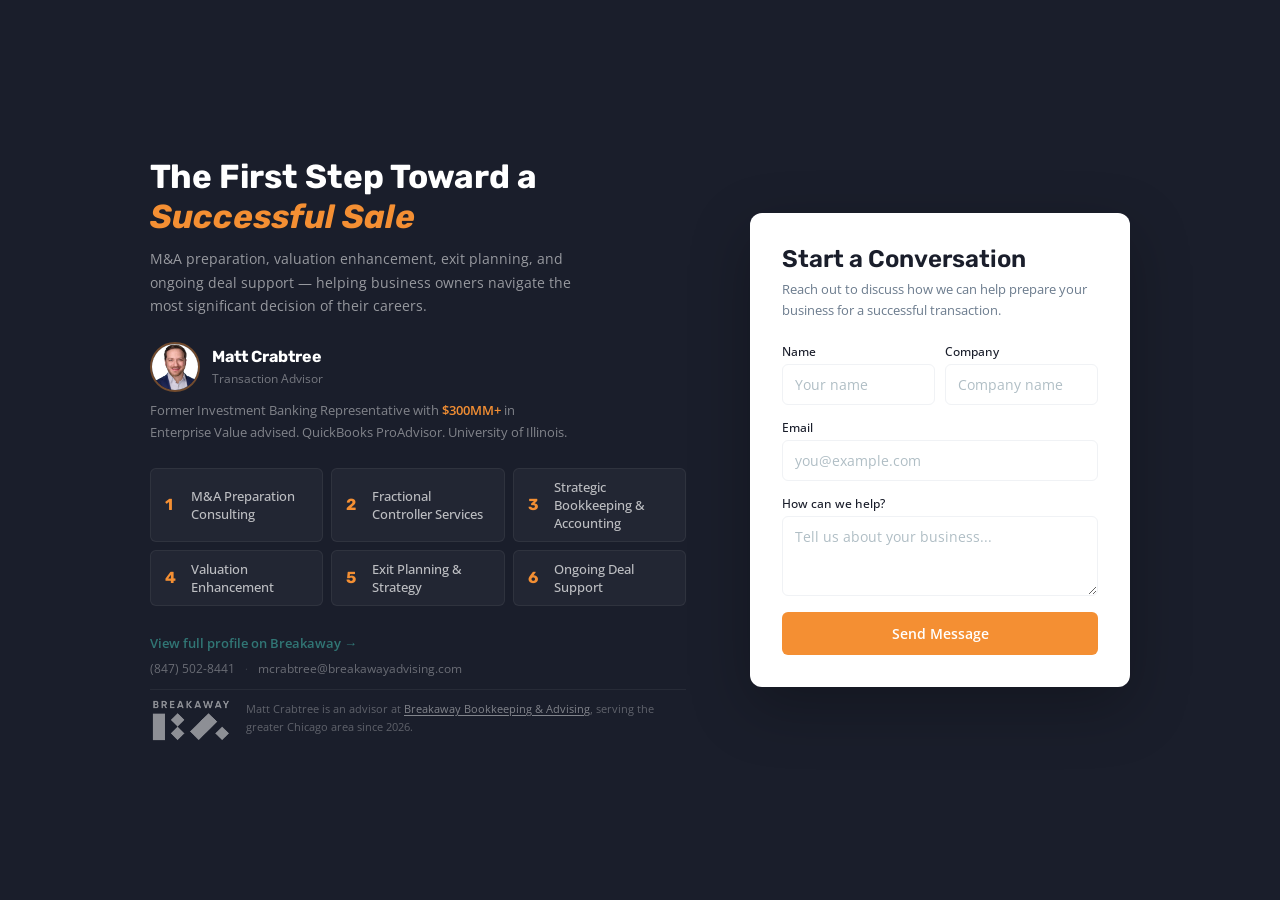
<file: index.html>
<!DOCTYPE html>
<html lang="en">
<head>
  <meta charset="UTF-8">
  <meta name="viewport" content="width=device-width, initial-scale=1.0">
  <title>Crabtree Transaction Advisory Group | M&A Consulting & Exit Planning</title>
  <meta name="description" content="Crabtree Transaction Advisory Group helps business owners maximize valuation and prepare for a successful acquisition through expert M&A consulting, exit planning, and deal support.">
  <meta name="author" content="Matt Crabtree">
  <meta property="og:title" content="Crabtree Transaction Advisory Group | M&A Consulting">
  <meta property="og:description" content="Expert M&A consulting, exit planning, and valuation enhancement. The first step toward a successful business sale.">
  <meta property="og:type" content="website">
  <link rel="icon" type="image/png" href="logo.png">
  <link rel="stylesheet" href="styles.css">
</head>
<body>

  <main class="page">

    <!-- LEFT COLUMN — Info -->
    <div class="info-col">

      <div class="intro">
        <h1>The First Step Toward a <span class="accent">Successful Sale</span></h1>
        <p class="tagline">M&A preparation, valuation enhancement, exit planning, and ongoing deal support — helping business owners navigate the most significant decision of their careers.</p>
      </div>

      <div class="bio">
        <div class="bio-header">
          <img src="headshot.jpg" alt="Matt Crabtree" class="bio-photo">
          <div>
            <strong class="bio-name">Matt Crabtree</strong>
            <span class="bio-title">Transaction Advisor</span>
          </div>
        </div>
        <p class="bio-text">Former Investment Banking Representative with <strong>$300MM+</strong> in Enterprise Value advised. QuickBooks ProAdvisor. University of Illinois.</p>
      </div>

      <div class="services-list">
        <!-- 6 services list -->
        <div class="service-item">
          <span class="service-num">1</span>
          <span>M&A Preparation Consulting</span>
        </div>
        <div class="service-item">
          <span class="service-num">2</span>
          <span>Fractional Controller Services</span>
        </div>
        <div class="service-item">
          <span class="service-num">3</span>
          <span>Strategic Bookkeeping &amp; Accounting</span>
        </div>
        <div class="service-item">
          <span class="service-num">4</span>
          <span>Valuation Enhancement</span>
        </div>
        <div class="service-item">
          <span class="service-num">5</span>
          <span>Exit Planning &amp; Strategy</span>
        </div>
        <div class="service-item">
          <span class="service-num">6</span>
          <span>Ongoing Deal Support</span>
        </div>
      </div>

      <div id="secret-calculator-banner" style="display: none; margin-top: 10px; padding: 16px; background: rgba(49,118,117,0.1); border: 1px solid var(--green); border-radius: var(--radius-sm); text-align: center;">
        <h3 style="color: var(--white); font-family: var(--font-heading); margin-bottom: 6px; font-size: 1.1rem;">Secret Feature Unlocked</h3>
        <a href="calculator.html" class="btn-submit" style="display: inline-block; width: auto; padding: 8px 16px; background: var(--green); margin-top: 5px;">Launch Valuation Calculator →</a>
      </div>

      <div class="info-footer">
        <a href="https://breakawayba.com/matt-crabtree" target="_blank" rel="noopener" class="breakaway-link" id="breakaway-profile-link">
          View full profile on Breakaway →
        </a>
        <div class="contact-quick">
          <a href="tel:+18475028441">(847) 502-8441</a>
          <span class="divider">·</span>
          <a href="mailto:mcrabtree@breakawayadvising.com">mcrabtree@breakawayadvising.com</a>
        </div>
        <div class="breakaway-badge">
          <a href="https://breakawayba.com" target="_blank" rel="noopener">
            <img src="breakaway-logo.png" alt="Breakaway Bookkeeping & Advising" class="breakaway-logo">
          </a>
          <p class="disclaimer">Matt Crabtree is an advisor at <a href="https://breakawayba.com" target="_blank" rel="noopener">Breakaway Bookkeeping &amp; Advising</a>, serving the greater Chicago area since 2026.</p>
        </div>
      </div>

    </div>

    <!-- RIGHT COLUMN — Contact Form -->
    <!-- ========================================
         CONTACT FORM — EASY TO REMOVE
         To remove: delete this div,
         and set .page to single column in CSS
         ======================================== -->
    <div class="form-col" id="contact">

      <div class="form-card">
        <h2>Start a Conversation</h2>
        <p class="form-subtitle">Reach out to discuss how we can help prepare your business for a successful transaction.</p>

        <!-- 
          FORMSPREE SETUP:
          1. Go to https://formspree.io — free account
          2. Create a new form, copy the endpoint
          3. Replace YOUR_FORMSPREE_ID below
        -->
        <form class="contact-form" id="contact-form" action="https://formspree.io/f/mgorybpo" method="POST">
          <div class="form-row">
            <div class="form-group">
              <label for="contact-name">Name</label>
              <input type="text" id="contact-name" name="name" placeholder="Your name" required>
            </div>
            <div class="form-group">
              <label for="contact-company">Company</label>
              <input type="text" id="contact-company" name="company" placeholder="Company name">
            </div>
          </div>
          <div class="form-group">
            <label for="contact-email">Email</label>
            <input type="email" id="contact-email" name="email" placeholder="you@example.com" required>
          </div>
          <div class="form-group">
            <label for="contact-message">How can we help?</label>
            <textarea id="contact-message" name="message" placeholder="Tell us about your business..." required></textarea>
          </div>

          <input type="text" name="_gotcha" style="display: none" tabindex="-1" autocomplete="off">

          <button type="submit" class="btn-submit" id="form-submit-btn">Send Message</button>
        </form>

        <div class="form-success" id="form-success">
          <svg xmlns="http://www.w3.org/2000/svg" viewBox="0 0 24 24" fill="none" stroke="currentColor" stroke-width="2" stroke-linecap="round" stroke-linejoin="round"><path d="M22 11.08V12a10 10 0 1 1-5.93-9.14"/><polyline points="22 4 12 14.01 9 11.01"/></svg>
          <h3>Message Sent!</h3>
          <p>Thank you for reaching out. Matt will be in touch soon.</p>
        </div>
      </div>

    </div>

  </main>

  <script src="script.js"></script>
</body>
</html>
</file>
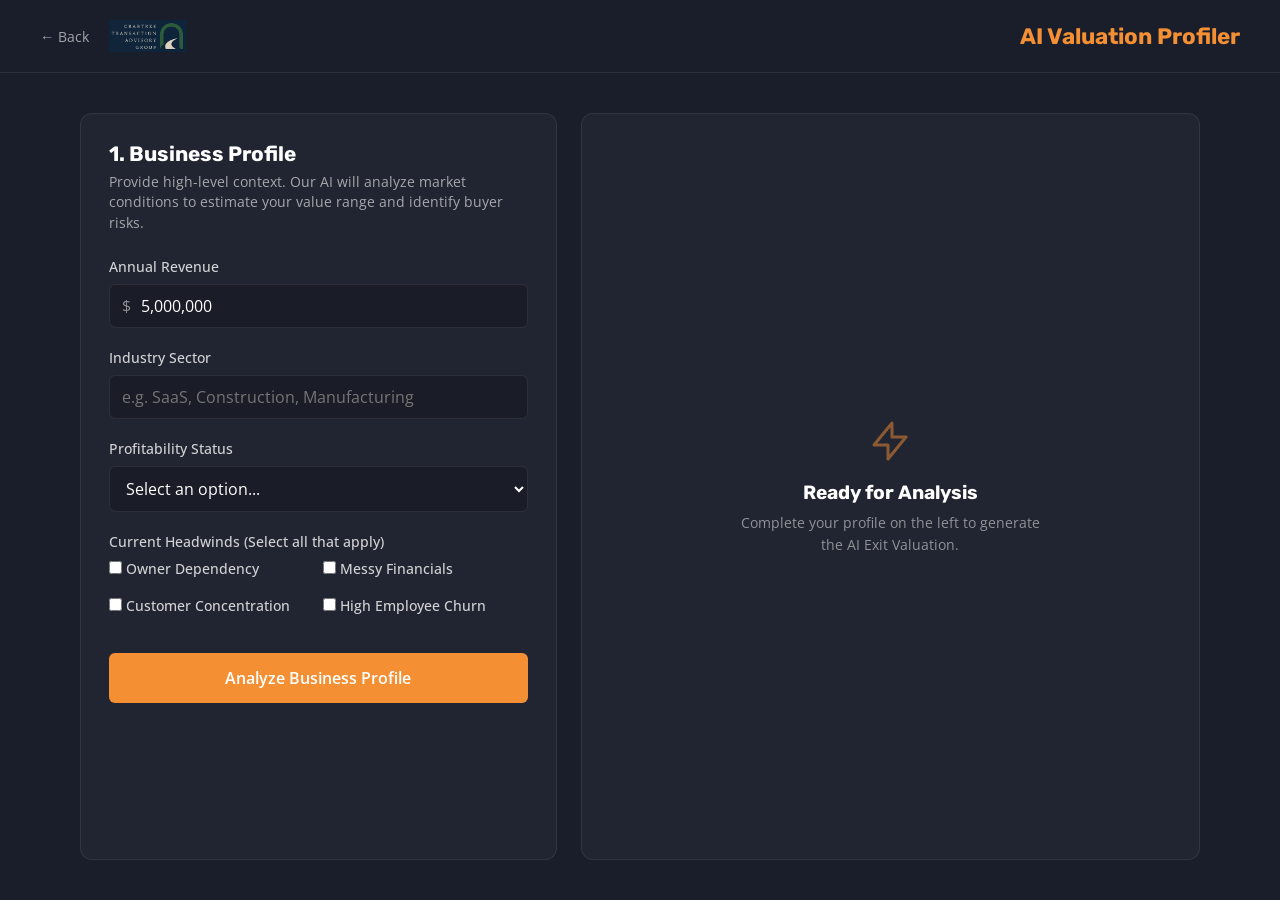
<file: calculator.html>
<!DOCTYPE html>
<html lang="en">
<head>
  <meta charset="UTF-8">
  <meta name="viewport" content="width=device-width, initial-scale=1.0">
  <title>AI Valuation Profiler | Crabtree Transaction Advisory Group</title>
  <meta name="robots" content="noindex, nofollow">
  <link rel="icon" type="image/png" href="logo.png">
  <link rel="stylesheet" href="calculator.css">
</head>
<body>

  <header class="calc-header">
    <a href="index.html" class="back-link">← Back</a>
    <img src="logo.png" alt="Crabtree Transaction Advisory Group" class="calc-logo">
    <h1 class="calc-title">AI Valuation Profiler</h1>
  </header>

  <main class="dashboard profile-layout">

    <!-- Column 1: Input Profiler -->
    <section class="panel input-panel">
      <h2>1. Business Profile</h2>
      <p class="panel-desc">Provide high-level context. Our AI will analyze market conditions to estimate your value range and identify buyer risks.</p>

      <form id="ai-profiler-form">
        <div class="control-group">
          <label for="rev-input">Annual Revenue</label>
          <div class="input-wrapper">
            <span class="prefix">$</span>
            <input type="text" id="rev-input" value="5,000,000" required>
          </div>
        </div>

        <div class="control-group">
          <label for="industry-input">Industry Sector</label>
          <input type="text" id="industry-input" class="text-input" placeholder="e.g. SaaS, Construction, Manufacturing" required>
        </div>

        <div class="control-group">
          <label for="profit-select">Profitability Status</label>
          <select id="profit-select" class="text-input" required>
            <option value="" disabled selected>Select an option...</option>
            <option value="Losing Money">Losing Money</option>
            <option value="Breaking Even">Breaking Even</option>
            <option value="Solid Margins (10-15%)">Solid Margins (10-15%)</option>
            <option value="Highly Profitable (20%+)">Highly Profitable (20%+)</option>
          </select>
        </div>

        <div class="control-group check-group">
          <label>Current Headwinds (Select all that apply)</label>
          <div class="checkbox-grid">
            <label class="cb-label"><input type="checkbox" value="Owner Dependency"> Owner Dependency</label>
            <label class="cb-label"><input type="checkbox" value="Messy Financials"> Messy Financials</label>
            <label class="cb-label"><input type="checkbox" value="Customer Concentration"> Customer Concentration</label>
            <label class="cb-label"><input type="checkbox" value="High Employee Churn"> High Employee Churn</label>
          </div>
        </div>

        <button type="submit" class="btn-primary" id="analyze-btn">Analyze Business Profile</button>
      </form>
    </section>

    <!-- Column 2: Loading State & Output -->
    <section class="panel output-panel" id="output-panel">
      
      <!-- Placeholder -->
      <div class="state-placeholder" id="state-start">
        <svg fill="none" stroke="currentColor" viewBox="0 0 24 24"><path stroke-linecap="round" stroke-linejoin="round" stroke-width="1.5" d="M13 10V3L4 14h7v7l9-11h-7z"></path></svg>
        <h3>Ready for Analysis</h3>
        <p>Complete your profile on the left to generate the AI Exit Valuation.</p>
      </div>

      <!-- Loading -->
      <div class="state-placeholder" id="state-loading" style="display: none;">
        <div class="spinner"></div>
        <h3>Running AI Analysis...</h3>
        <p>Calculating market multiples, identifying risks, and building the value bridge.</p>
      </div>

      <!-- Results -->
      <div class="results-container" id="state-results" style="display: none;">
        
        <div class="insights-box">
          <div class="insight-item">
            <h4><span class="dot red"></span> Buyer Red Flag</h4>
            <p id="out-redflag">Loading...</p>
          </div>
          <div class="insight-item">
            <h4><span class="dot gold"></span> The Value Bridge Solution</h4>
            <p id="out-solution">Loading...</p>
          </div>
        </div>

        <div class="chart-container range-chart">
          <div class="bar-col">
            <div class="bar-label" id="chart-val-current">$0M</div>
            <div class="bar-track">
              <div class="bar current-bar" id="bar-current"></div>
            </div>
            <div class="bar-title">As-Is Range</div>
          </div>

          <div class="bar-col">
            <div class="bar-label gold" id="chart-val-added">+$0M</div>
            <div class="bar-track gap-track">
              <div class="bar added-bar" id="bar-added"></div>
            </div>
            <div class="bar-title">Gain</div>
          </div>

          <div class="bar-col">
            <div class="bar-label success" id="chart-val-future">$0M</div>
            <div class="bar-track">
              <div class="bar future-bar" id="bar-future"></div>
            </div>
            <div class="bar-title">Exit Range</div>
          </div>
        </div>

        <div class="lead-action">
          <button id="open-lead-btn" class="btn-primary">Send This Detailed Report To Me</button>
        </div>

      </div>

    </section>

  </main>

  <!-- Lead Capture Modal -->
  <div id="lead-modal" class="modal-overlay">
    <div class="modal-content">
      <button id="close-modal" class="close-btn">×</button>
      <h2>Official Report Request</h2>
      <p>Enter your details and our team will send you the breakdown and next steps.</p>
      
      <form class="lead-form" action="https://formspree.io/f/mgorybpo" method="POST">
        <input type="hidden" name="Subject" value="New Valuation Profiler Lead">
        <input type="hidden" id="hidden-industry" name="Industry" value="">
        <input type="hidden" id="hidden-curr-val" name="Current_Valuation_Range" value="">
        <input type="hidden" id="hidden-added-val" name="Potential_Value_Created" value="">
        <input type="hidden" id="hidden-future-val" name="Future_Valuation_Range" value="">
        <input type="hidden" id="hidden-red-flag" name="AI_Identified_Risk" value="">

        <div class="form-group">
          <label>Name</label>
          <input type="text" name="name" required>
        </div>
        <div class="form-group">
          <label>Email</label>
          <input type="email" name="email" required>
        </div>
        <button type="submit" class="btn-primary">Request Final Report</button>
        <p class="form-note" style="margin-top: 12px; opacity: 0.7;">By requesting this report, your valuation profile will be securely shared with Matt Crabtree to prepare your findings.</p>
      </form>
    </div>
  </div>

  <script src="calculator.js"></script>
</body>
</html>
</file>
<file: styles.css>
/* ============================================================
   CTAG — Single-Screen Landing Page
   ============================================================ */

@import url('https://fonts.googleapis.com/css2?family=Karma:wght@400;500;600;700&family=Open+Sans:wght@300;400;500;600;700&family=Rubik:wght@400;500;600;700&display=swap');

:root {
  --navy-brand:  #354A5F;
  --midnight:    #1A1E2B;
  --teal:        #317675;
  --coral:       #F37D67;
  --orange:      #F48F33;
  --yellow:      #FDCC64;
  --tan:         #EEE9E2;
  --tan-light:   #FAF8F6;

  --navy:        var(--midnight);
  --navy-light:  var(--navy-brand);
  --green:       var(--teal);
  --green-light: var(--teal);
  --gold:        var(--orange);
  --gold-light:  var(--yellow);
  --cream:       var(--tan);
  --cream-dark:  var(--tan-light);
  --white:       #FFFFFF;
  --charcoal:    #2D2D2D;
  --gray-500:    #6B7B8D;
  --gray-300:    #B0BEC5;
  --gray-100:    #F0F2F5;

  --font-heading: 'Rubik', sans-serif;
  --font-body:    'Open Sans', -apple-system, BlinkMacSystemFont, 'Segoe UI', sans-serif;
  --radius-sm: 6px;
  --radius-md: 12px;
  --transition: all 0.3s cubic-bezier(0.25, 0.46, 0.45, 0.94);
}

*, *::before, *::after { margin: 0; padding: 0; box-sizing: border-box; }
html { font-size: 16px; }

body {
  font-family: var(--font-body);
  -webkit-font-smoothing: antialiased;
  background: var(--navy);
  min-height: 100vh;
  min-height: 100dvh;
  overflow-x: hidden;
  overflow-y: auto;
  display: flex;
  flex-direction: column;
}

img { max-width: 100%; height: auto; display: block; }
a { color: inherit; text-decoration: none; transition: var(--transition); }

/* ============================================================
   CENTERED LAYOUT — single block, both columns aligned
   ============================================================ */
.page {
  display: grid;
  grid-template-columns: 1fr auto;
  align-items: center;
  gap: 64px;
  max-width: 1060px;
  width: 100%;
  padding: 40px;
  margin: auto;
}

/* --- LEFT: Info --- */
.info-col {
  display: flex;
  flex-direction: column;
  gap: 24px;
}

.brand-logo {
  height: 48px;
  width: auto;
  border-radius: 4px;
}

.intro h1 {
  font-family: var(--font-heading);
  font-size: clamp(1.6rem, 2.6vw, 2.2rem);
  font-weight: 700;
  color: var(--white);
  line-height: 1.2;
  margin-bottom: 10px;
}

.accent { color: var(--gold); font-style: italic; }

.tagline {
  font-size: 0.88rem;
  color: rgba(255, 255, 255, 0.55);
  line-height: 1.7;
  max-width: 440px;
}

/* Bio */
.bio-header {
  display: flex;
  align-items: center;
  gap: 12px;
  margin-bottom: 8px;
}

.bio-photo {
  width: 50px;
  height: 50px;
  border-radius: 50%;
  object-fit: cover;
  object-position: center top;
  border: 2px solid rgba(244, 143, 51, 0.4);
}

.bio-name {
  display: block;
  font-family: var(--font-heading);
  font-size: 1rem;
  color: var(--white);
}

.bio-title {
  font-size: 0.76rem;
  color: rgba(255, 255, 255, 0.4);
}

.bio-text {
  font-size: 0.82rem;
  color: rgba(255, 255, 255, 0.45);
  line-height: 1.65;
  max-width: 420px;
}

.bio-text strong { color: var(--gold); font-weight: 600; }

/* Services */
.services-list {
  display: grid;
  grid-template-columns: 1fr 1fr 1fr;
  gap: 8px;
}

.service-item {
  display: flex;
  align-items: center;
  gap: 10px;
  padding: 9px 14px;
  background: rgba(255, 255, 255, 0.04);
  border: 1px solid rgba(255, 255, 255, 0.06);
  border-radius: var(--radius-sm);
  font-size: 0.8rem;
  font-weight: 500;
  color: rgba(255, 255, 255, 0.7);
  transition: var(--transition);
}

.service-item:hover {
  background: rgba(255, 255, 255, 0.07);
  border-color: rgba(244, 143, 51, 0.2);
}

.service-num {
  font-family: var(--font-heading);
  font-size: 1rem;
  font-weight: 700;
  color: var(--gold);
  width: 16px;
  flex-shrink: 0;
}

/* Footer links */
.info-footer {
  display: flex;
  flex-direction: column;
  gap: 8px;
  padding-top: 4px;
}

.breakaway-link {
  font-size: 0.82rem;
  font-weight: 600;
  color: var(--green-light);
}

.breakaway-link:hover { color: var(--white); }

.contact-quick {
  display: flex;
  align-items: center;
  gap: 10px;
  flex-wrap: wrap;
}

.contact-quick a {
  font-size: 0.76rem;
  color: rgba(255, 255, 255, 0.35);
}

.contact-quick a:hover { color: var(--gold); }

.contact-quick .divider {
  color: rgba(255, 255, 255, 0.15);
  font-size: 0.7rem;
}

.disclaimer {
  font-size: 0.7rem;
  color: rgba(255, 255, 255, 0.3);
  line-height: 1.6;
  max-width: 440px;
  margin-top: 2px;
}

.disclaimer a {
  color: rgba(255, 255, 255, 0.45);
  text-decoration: underline;
  text-underline-offset: 2px;
}

.disclaimer a:hover {
  color: var(--gold);
}

.breakaway-badge {
  display: flex;
  align-items: flex-start;
  gap: 14px;
  margin-top: 4px;
  padding-top: 8px;
  border-top: 1px solid rgba(255, 255, 255, 0.06);
}

.breakaway-logo {
  width: 100px;
  height: auto;
  flex-shrink: 0;
  opacity: 0.5;
  transition: var(--transition);
}

.breakaway-logo:hover {
  opacity: 0.8;
}

/* --- RIGHT: Form card --- */
.form-col {
  width: 380px;
  flex-shrink: 0;
}

.form-card {
  background: var(--white);
  border-radius: var(--radius-md);
  padding: 32px;
  box-shadow: 0 20px 60px rgba(0, 0, 0, 0.25);
}

.form-card h2 {
  font-family: var(--font-heading);
  font-size: 1.5rem;
  font-weight: 600;
  color: var(--navy);
  margin-bottom: 6px;
}

.form-subtitle {
  font-size: 0.82rem;
  color: var(--gray-500);
  line-height: 1.6;
  margin-bottom: 22px;
}

.contact-form {
  display: flex;
  flex-direction: column;
  gap: 14px;
}

.form-group {
  display: flex;
  flex-direction: column;
  gap: 4px;
}

.form-group label {
  font-size: 0.78rem;
  font-weight: 500;
  color: var(--navy);
}

.form-group input,
.form-group textarea {
  width: 100%;
  padding: 10px 12px;
  border: 1.5px solid var(--gray-100);
  border-radius: var(--radius-sm);
  font-family: var(--font-body);
  font-size: 0.88rem;
  color: var(--charcoal);
  background: var(--white);
  transition: var(--transition);
}

.form-group input::placeholder,
.form-group textarea::placeholder { color: var(--gray-300); }

.form-group input:focus,
.form-group textarea:focus {
  outline: none;
  border-color: var(--green);
  box-shadow: 0 0 0 3px rgba(49, 118, 117, 0.1);
}

.form-group textarea { resize: vertical; min-height: 80px; }

.form-row {
  display: grid;
  grid-template-columns: 1fr 1fr;
  gap: 10px;
}

.btn-submit {
  width: 100%;
  padding: 12px;
  background: var(--gold);
  color: var(--white);
  border: none;
  border-radius: var(--radius-sm);
  font-family: var(--font-body);
  font-size: 0.9rem;
  font-weight: 600;
  cursor: pointer;
  transition: var(--transition);
  margin-top: 2px;
}

.btn-submit:hover {
  background: var(--gold-light);
  transform: translateY(-1px);
  box-shadow: 0 6px 20px rgba(244, 143, 51, 0.3);
}

.form-note {
  text-align: center;
  font-size: 0.72rem;
  color: var(--gray-500);
  margin-top: 2px;
}

/* Success */
.form-success { display: none; text-align: center; padding: 40px 16px; }
.form-success.show { display: block; }
.form-success svg { width: 44px; height: 44px; color: var(--green); margin-bottom: 12px; }
.form-success h3 {
  font-family: var(--font-heading);
  font-size: 1.3rem;
  color: var(--navy);
  margin-bottom: 6px;
}
.form-success p { color: var(--gray-500); font-size: 0.88rem; }

/* ============================================================
   RESPONSIVE — stacks and scrolls on smaller screens
   ============================================================ */
@media (max-width: 900px) {
  body {
    overflow: auto;
    align-items: flex-start;
  }

  .page {
    grid-template-columns: 1fr;
    gap: 36px;
    padding: 36px 24px;
    max-width: 500px;
  }

  .form-col { width: 100%; }
  .services-list { grid-template-columns: 1fr 1fr; }
}

@media (max-width: 500px) {
  .page { padding: 28px 20px; }
  .intro h1 { font-size: 1.5rem; }
  .services-list { grid-template-columns: 1fr; }
  .form-row { grid-template-columns: 1fr; }
  .form-card { padding: 24px 20px; }
  .contact-quick { flex-direction: column; gap: 4px; }
  .contact-quick .divider { display: none; }
}

/* Short desktops */
@media (min-width: 901px) and (max-height: 700px) {
  .info-col { gap: 16px; }
  .intro h1 { font-size: 1.4rem; margin-bottom: 6px; }
  .tagline { font-size: 0.82rem; }
  .bio-photo { width: 40px; height: 40px; }
  .bio-text { font-size: 0.78rem; }
  .service-item { padding: 6px 12px; font-size: 0.76rem; }
  .form-card { padding: 24px; }
  .form-card h2 { font-size: 1.3rem; }
  .form-group input, .form-group textarea { padding: 8px 10px; font-size: 0.84rem; }
  .form-group textarea { min-height: 60px; }
  .btn-submit { padding: 10px; }
  .page { gap: 48px; padding: 24px 40px; }
}
</file>
<file: calculator.css>
/* ============================================================
   CTAG — Valuation Calculator Dashboard
   ============================================================ */
@import url('https://fonts.googleapis.com/css2?family=Karma:wght@400;500;600;700&family=Open+Sans:wght@300;400;500;600;700&family=Rubik:wght@400;500;600;700&display=swap');

:root {
  --navy-brand:  #354A5F;
  --midnight:    #1A1E2B;
  --teal:        #317675;
  --coral:       #F37D67;
  --orange:      #F48F33;
  --yellow:      #FDCC64;

  --navy:        var(--midnight);
  --navy-light:  var(--navy-brand);
  --green:       var(--teal);
  --green-light: var(--teal);
  --gold:        var(--orange);
  --gold-light:  var(--yellow);
  --white:       #FFFFFF;
  --charcoal:    #2D2D2D;
  --error:       #E57373;
  --panel-bg:    rgba(255,255,255,0.03);
  --panel-border: rgba(255,255,255,0.08);

  --font-heading: 'Rubik', serif;
  --font-body:    'Open Sans', sans-serif;
  --transition: all 0.3s ease-out;
}

*, *::before, *::after { margin: 0; padding: 0; box-sizing: border-box; }

body {
  font-family: var(--font-body);
  background: var(--navy);
  color: var(--white);
  min-height: 100vh;
  display: flex;
  flex-direction: column;
}

.calc-header {
  padding: 20px 40px;
  display: flex;
  align-items: center;
  gap: 20px;
  border-bottom: 1px solid var(--panel-border);
}
.back-link { color: rgba(255,255,255,0.6); text-decoration: none; font-size: 0.9rem; transition: var(--transition); }
.back-link:hover { color: var(--gold); }
.calc-logo { height: 32px; }
.calc-title { font-family: var(--font-heading); font-size: 1.4rem; color: var(--gold); margin-left: auto; }

/* Dashboard Grid - 2 columns */
.profile-layout {
  grid-template-columns: 1fr 1.3fr !important;
  max-width: 1200px !important;
}

.dashboard {
  flex: 1;
  display: grid;
  gap: 24px;
  padding: 40px;
  margin: 0 auto;
  width: 100%;
}

.panel {
  background: var(--panel-bg);
  border: 1px solid var(--panel-border);
  border-radius: 12px;
  padding: 28px;
  display: flex;
  flex-direction: column;
}

.panel h2 { font-family: var(--font-heading); font-size: 1.3rem; margin-bottom: 6px; }
.panel-desc { font-size: 0.85rem; color: rgba(255,255,255,0.6); margin-bottom: 24px; line-height: 1.5; }

/* Form Controls */
.control-group { margin-bottom: 20px; }
.control-group label { display: block; font-size: 0.9rem; font-weight: 500; margin-bottom: 8px; color: rgba(255,255,255,0.8); }

.input-wrapper { display: flex; align-items: center; background: rgba(0,0,0,0.2); border: 1px solid var(--panel-border); border-radius: 6px; padding: 0 12px; }
.input-wrapper .prefix { color: rgba(255,255,255,0.5); }
.input-wrapper input[type="text"] { background: transparent; border: none; color: white; padding: 10px; width: 100%; font-family: var(--font-body); font-size: 1rem; outline: none; }

.text-input { width: 100%; background: rgba(0,0,0,0.2); border: 1px solid var(--panel-border); border-radius: 6px; padding: 10px 12px; color: white; font-family: var(--font-body); font-size: 1rem; outline: none; }
select.text-input option { background: var(--navy); color: white; }

/* Checkboxes */
.checkbox-grid { display: grid; grid-template-columns: 1fr 1fr; gap: 10px; margin-top: 8px; }
.cb-label { display: flex; align-items: center; gap: 8px; font-size: 0.85rem; color: rgba(255,255,255,0.7); cursor: pointer; }
.cb-label input { cursor: pointer; accent-color: var(--gold); }

/* Buttons */
.btn-primary { background: var(--gold); color: white; border: none; padding: 14px 24px; font-size: 1rem; font-family: var(--font-body); font-weight: 600; border-radius: 6px; cursor: pointer; transition: var(--transition); width: 100%; margin-top: 10px; }
.btn-primary:hover { background: var(--gold-light); transform: translateY(-2px); box-shadow: 0 4px 15px rgba(244,143,51,0.3); }
.btn-primary:disabled { opacity: 0.6; cursor: not-allowed; transform: none; box-shadow: none; }

/* State Placeholder */
.state-placeholder { text-align: center; padding: 60px 20px; display: flex; flex-direction: column; align-items: center; justify-content: center; height: 100%; color: rgba(255,255,255,0.5); }
.state-placeholder svg { width: 48px; height: 48px; margin-bottom: 16px; opacity: 0.5; color: var(--gold); }
.state-placeholder h3 { font-family: var(--font-heading); color: var(--white); margin-bottom: 8px; font-size: 1.2rem; }
.state-placeholder p { font-size: 0.9rem; line-height: 1.5; max-width: 300px; }

/* Spinner */
.spinner { width: 40px; height: 40px; border: 3px solid rgba(255,255,255,0.1); border-top-color: var(--gold); border-radius: 50%; animation: spin 1s linear infinite; margin-bottom: 20px; }
@keyframes spin { to { transform: rotate(360deg); } }

/* AI Results */
.results-container { display: flex; flex-direction: column; height: 100%; }
.insights-box { background: rgba(0,0,0,0.2); border: 1px solid rgba(244, 143, 51, 0.2); border-radius: 8px; padding: 20px; margin-bottom: 24px; }
.insight-item { margin-bottom: 16px; }
.insight-item:last-child { margin-bottom: 0; }
.insight-item h4 { display: flex; align-items: center; gap: 8px; font-size: 0.9rem; color: var(--white); margin-bottom: 6px; }
.insight-item p { font-size: 0.85rem; color: rgba(255,255,255,0.7); line-height: 1.6; }

.dot { width: 8px; height: 8px; border-radius: 50%; display: inline-block; }
.dot.red { background: var(--error); }
.dot.gold { background: var(--gold); box-shadow: 0 0 8px rgba(244,143,51,0.5); }

/* Charting */
.chart-container { flex: 1; display: flex; align-items: flex-end; justify-content: space-around; padding: 20px 0; min-height: 250px; }
.bar-col { display: flex; flex-direction: column; align-items: center; justify-content: flex-end; height: 100%; width: 100px; }
.bar-label { font-weight: 700; font-size: 1rem; margin-bottom: 8px; font-family: var(--font-body); text-align: center; }
.bar-label.gold { color: var(--gold); }
.bar-label.success { color: var(--green-light); }
.bar-track { width: 60px; height: 200px; background: rgba(255,255,255,0.05); border-radius: 6px 6px 0 0; position: relative; border-bottom: 2px solid rgba(255,255,255,0.2); }
.bar { width: 100%; position: absolute; bottom: 0; border-radius: 4px 4px 0 0; transition: height 0.8s cubic-bezier(0.25, 0.46, 0.45, 0.94); height: 0%; box-shadow: 0 0 10px rgba(0,0,0,0.2); }
.current-bar { background: var(--navy-light); border: 2px solid rgba(255,255,255,0.2); border-bottom: none; }
.added-bar { background: linear-gradient(180deg, var(--gold) 0%, rgba(244,143,51,0.3) 100%); }
.future-bar { background: linear-gradient(180deg, var(--green-light) 0%, rgba(49,118,117,0.3) 100%); }
.bar-title { margin-top: 12px; font-size: 0.8rem; color: rgba(255,255,255,0.6); font-weight: 500; text-align: center; }

/* Modal */
.lead-action { margin-top: 20px; }
.modal-overlay { position: fixed; top: 0; left: 0; width: 100%; height: 100%; background: rgba(16,36,58,0.9); backdrop-filter: blur(5px); display: flex; align-items: center; justify-content: center; opacity: 0; pointer-events: none; transition: opacity 0.3s; z-index: 100; }
.modal-overlay.show { opacity: 1; pointer-events: auto; }
.modal-content { background: var(--white); color: var(--charcoal); padding: 40px; border-radius: 12px; max-width: 450px; width: 100%; position: relative; box-shadow: 0 20px 40px rgba(0,0,0,0.5); }
.close-btn { position: absolute; top: 16px; right: 20px; font-size: 1.5rem; background: none; border: none; cursor: pointer; color: var(--gray-500); }
.modal-content h2 { font-family: var(--font-heading); margin-bottom: 8px; color: var(--navy); }
.modal-content p { font-size: 0.9rem; color: var(--gray-500); line-height: 1.5; margin-bottom: 24px; }
.lead-form .form-group { margin-bottom: 16px; }
.lead-form label { display: block; font-size: 0.85rem; font-weight: 500; margin-bottom: 6px; }
.lead-form input[type="text"], .lead-form input[type="email"] { width: 100%; padding: 10px; border: 1px solid var(--gray-300); border-radius: 4px; }

@media (max-width: 900px) {
  .profile-layout { grid-template-columns: 1fr !important; }
  .checkbox-grid { grid-template-columns: 1fr; }
  .calc-header { flex-wrap: wrap; }
}
</file>
